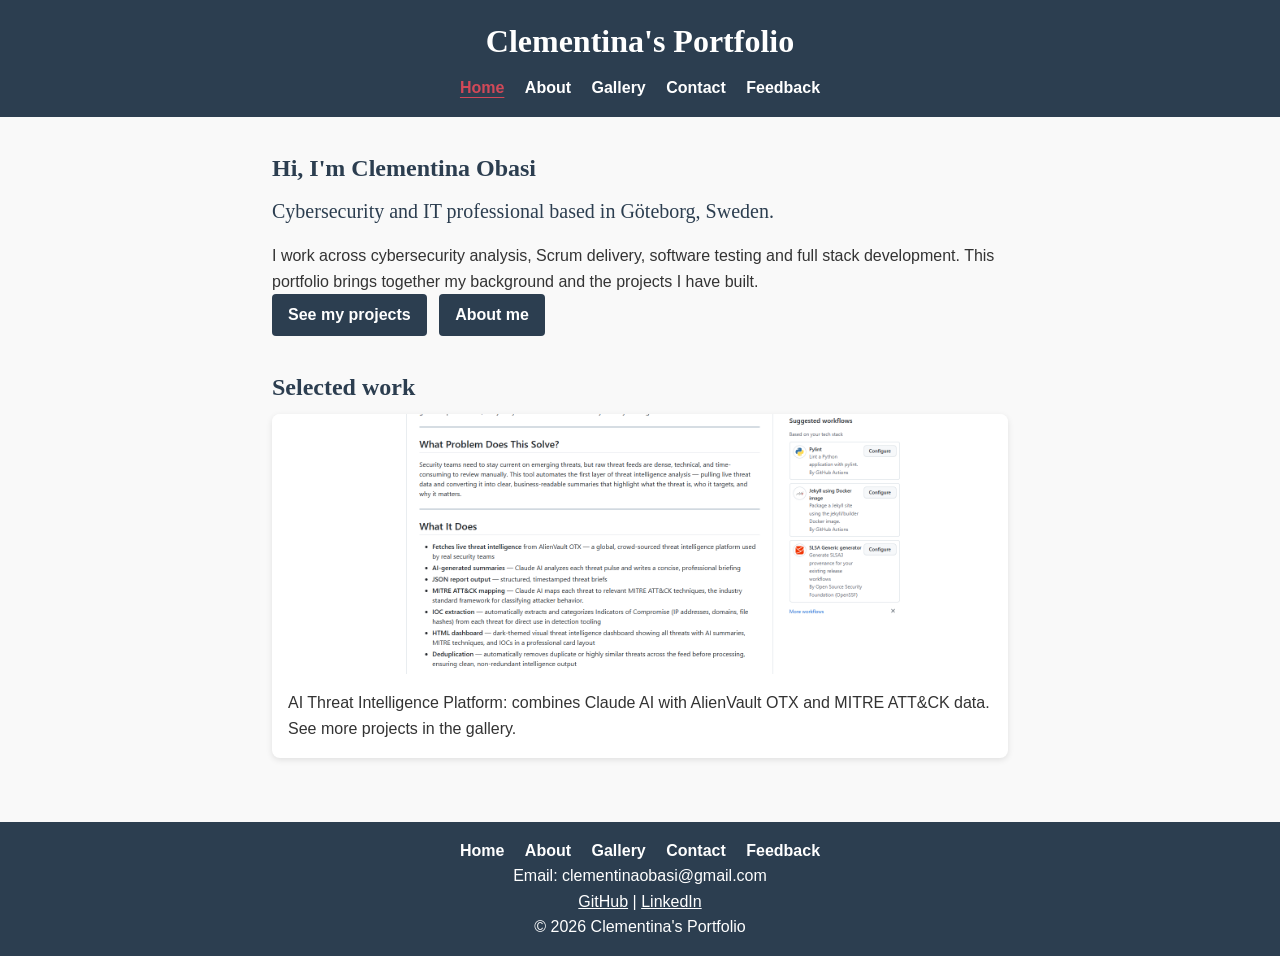
<file: index.html>
<!DOCTYPE html>
<html lang="en">
<head>
    <meta charset="UTF-8">
    <meta name="viewport" content="width=device-width, initial-scale=1.0">
    <title>Clementina's Portfolio</title>
    <link rel="stylesheet" href="styles.css">
    <link rel="icon" href="data:,">
    <script src="display.js" defer></script>
</head>
<body>
<header>
    <h1>Clementina's Portfolio</h1>
    <nav>
        <a href="index.html" class="active" aria-current="page">Home</a>
        <a href="about.html">About</a>
        <a href="gallery.html">Gallery</a>
        <a href="contact.html">Contact</a>
        <a href="feedback.html">Feedback</a>
    </nav>
</header>

<main>
    <section class="intro">
        <h2>Hi, I'm Clementina Obasi</h2>
        <p class="tagline">Cybersecurity and IT professional based in Göteborg, Sweden.</p>
        <p>I work across cybersecurity analysis, Scrum delivery, software testing and full stack development. This portfolio brings together my background and the projects I have built.</p>
        <p>
            <a class="button" href="gallery.html">See my projects</a>
            <a class="button" href="about.html">About me</a>
        </p>
    </section>

    <section class="featured">
        <h2>Selected work</h2>
        <figure>
            <a href="gallery.html">
                <img src="images/gallery-01-threat-intel.png" alt="Screenshot of the AI Threat Intelligence Platform">
            </a>
            <figcaption>AI Threat Intelligence Platform: combines Claude AI with AlienVault OTX and MITRE ATT&amp;CK data. See more projects in the gallery.</figcaption>
        </figure>
    </section>
</main>

<footer>
    <nav>
        <a href="index.html">Home</a>
        <a href="about.html">About</a>
        <a href="gallery.html">Gallery</a>
        <a href="contact.html">Contact</a>
        <a href="feedback.html">Feedback</a>
    </nav>
    <p>Email: clementinaobasi@gmail.com</p>
    <p>
        <a href="https://github.com/tinaob" target="_blank">GitHub</a> |
        <a href="https://www.linkedin.com/in/clementina-obasi-b89a3381" target="_blank">LinkedIn</a>
    </p>
    <p>&copy; 2026 Clementina's Portfolio</p>
</footer>

    
</body>
</html>
</file>
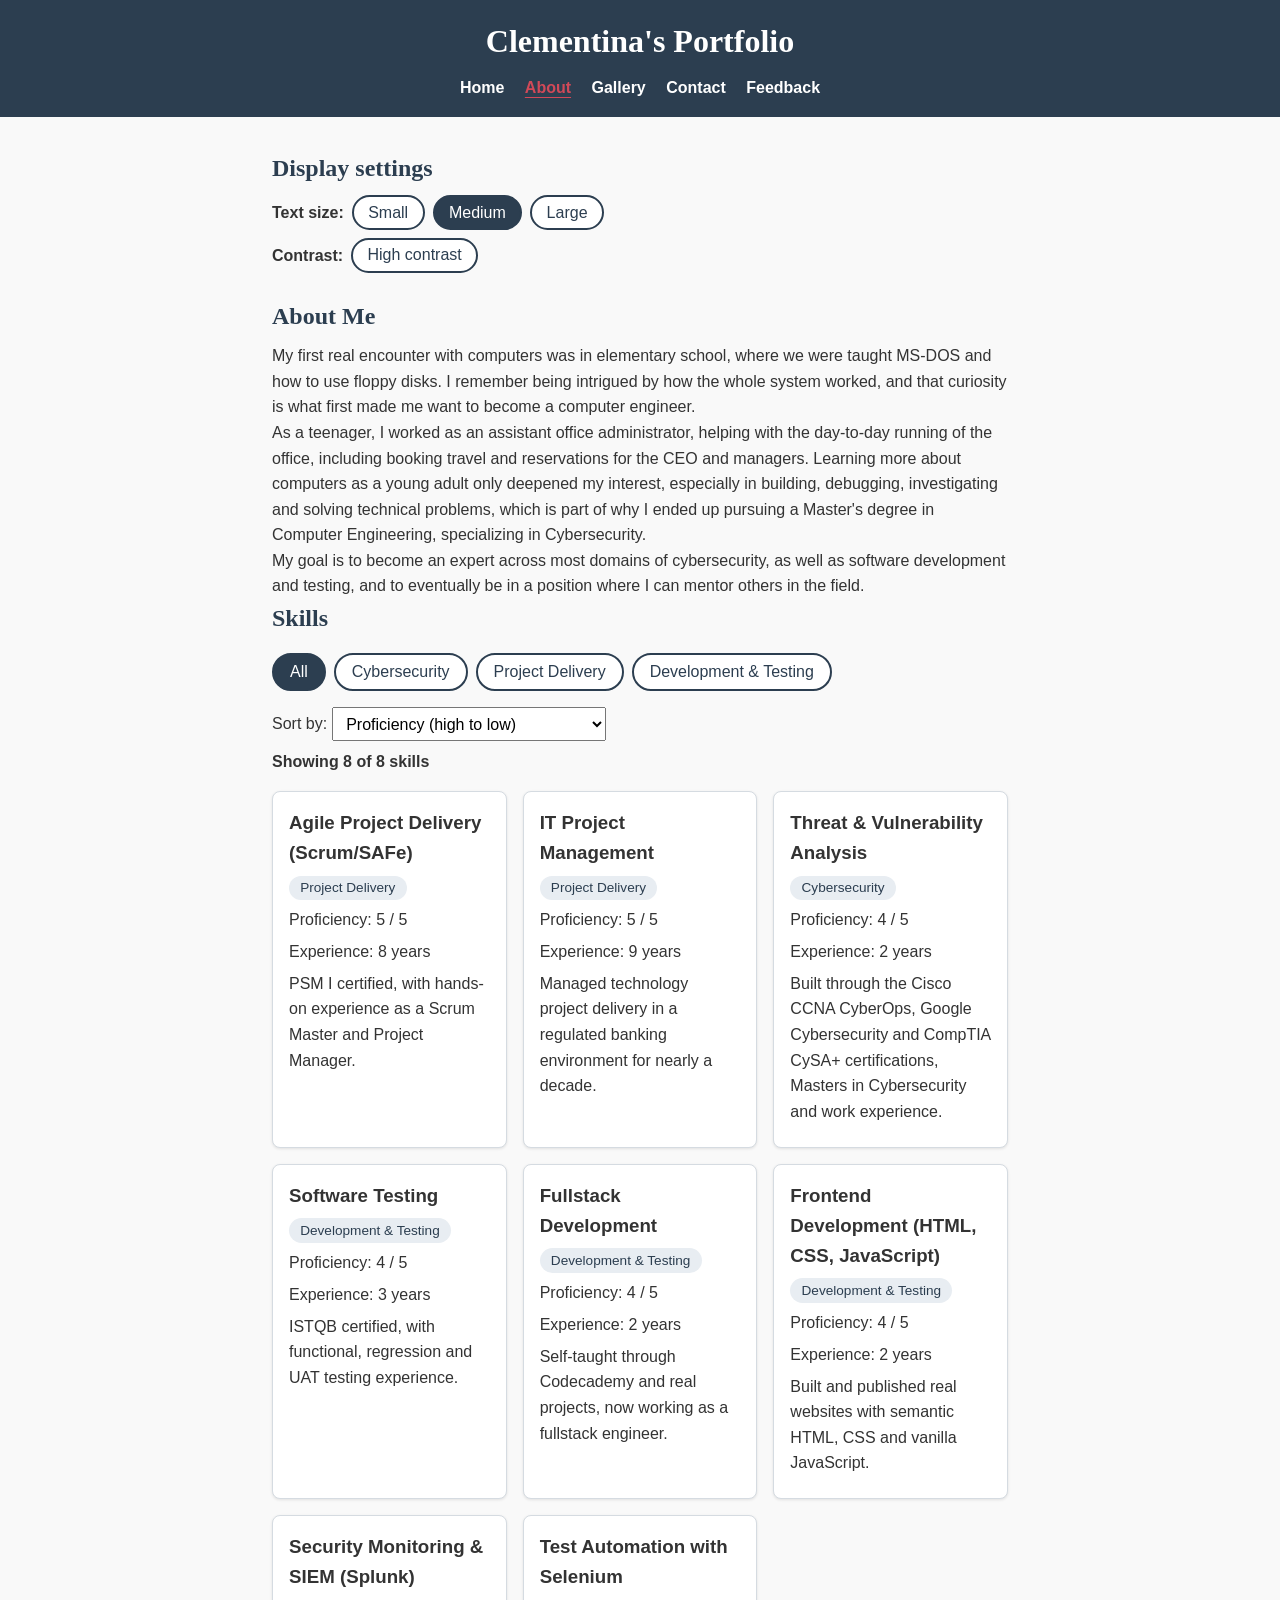
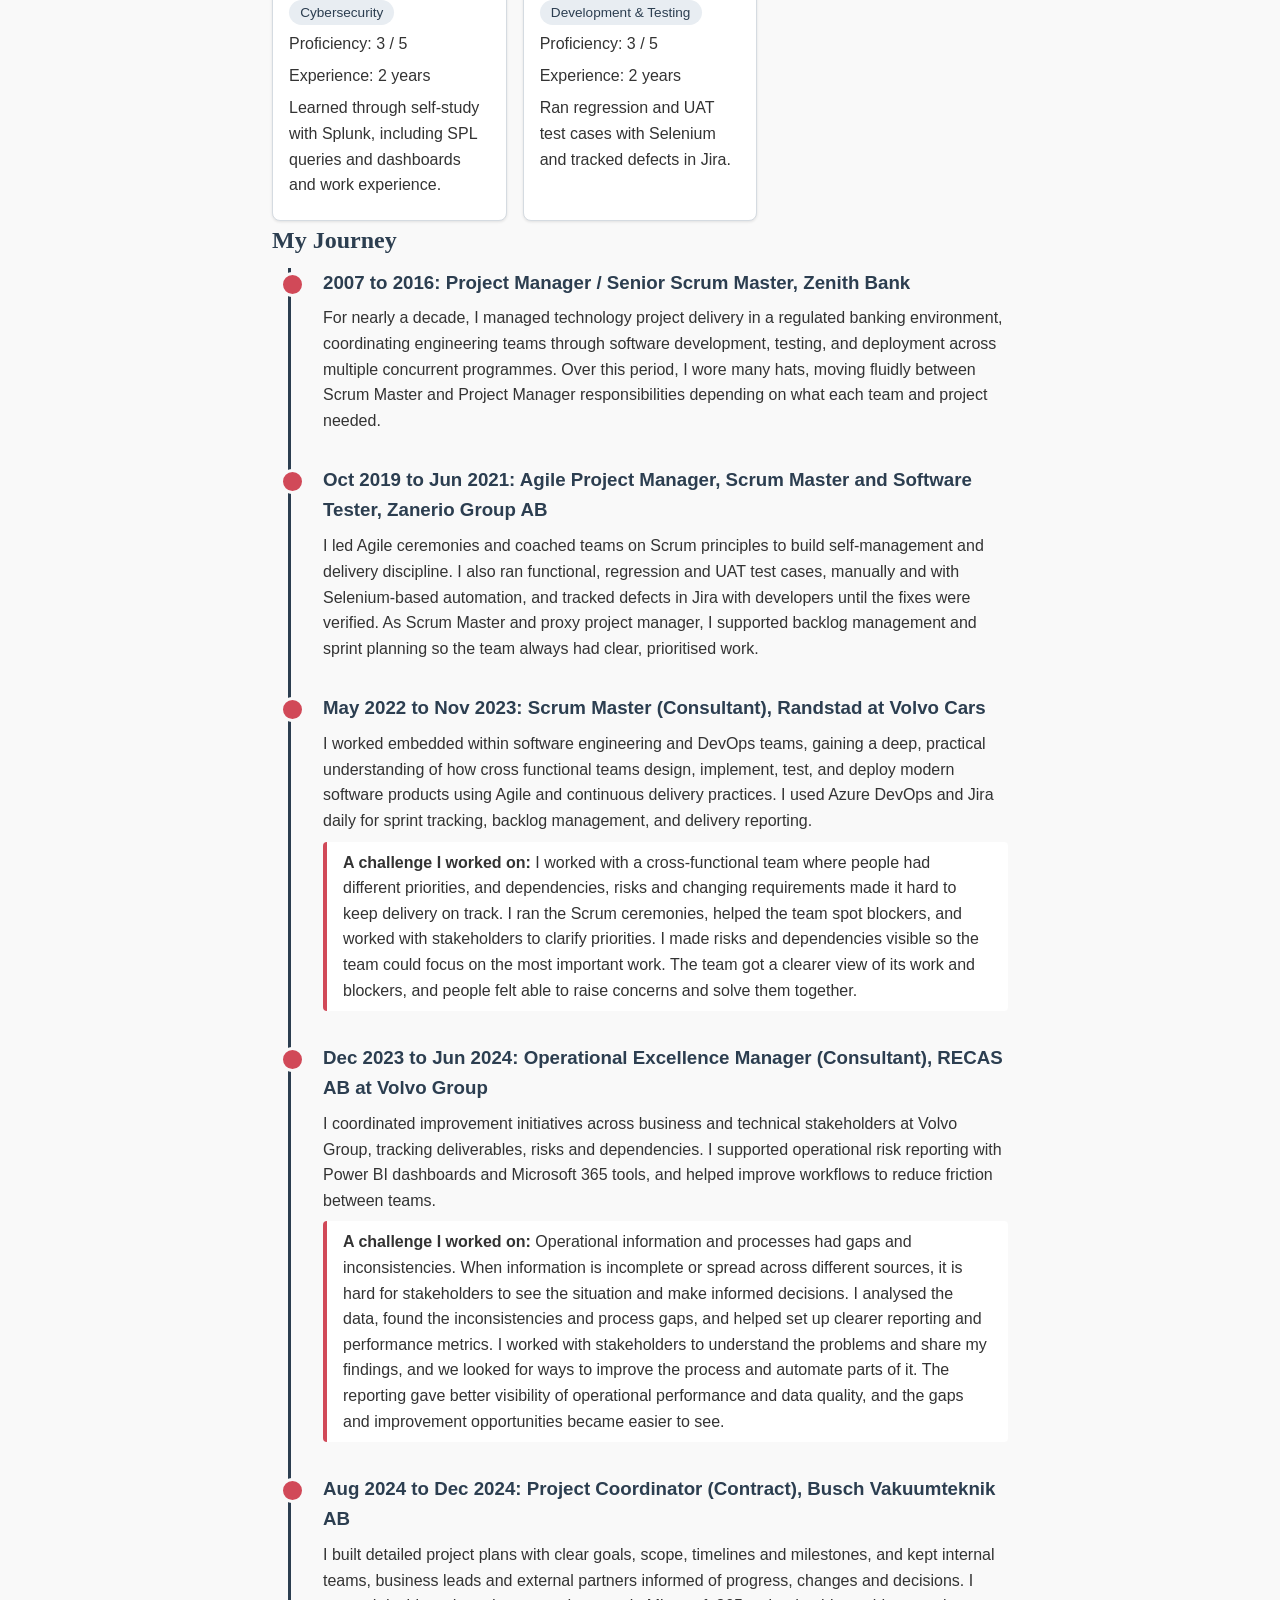
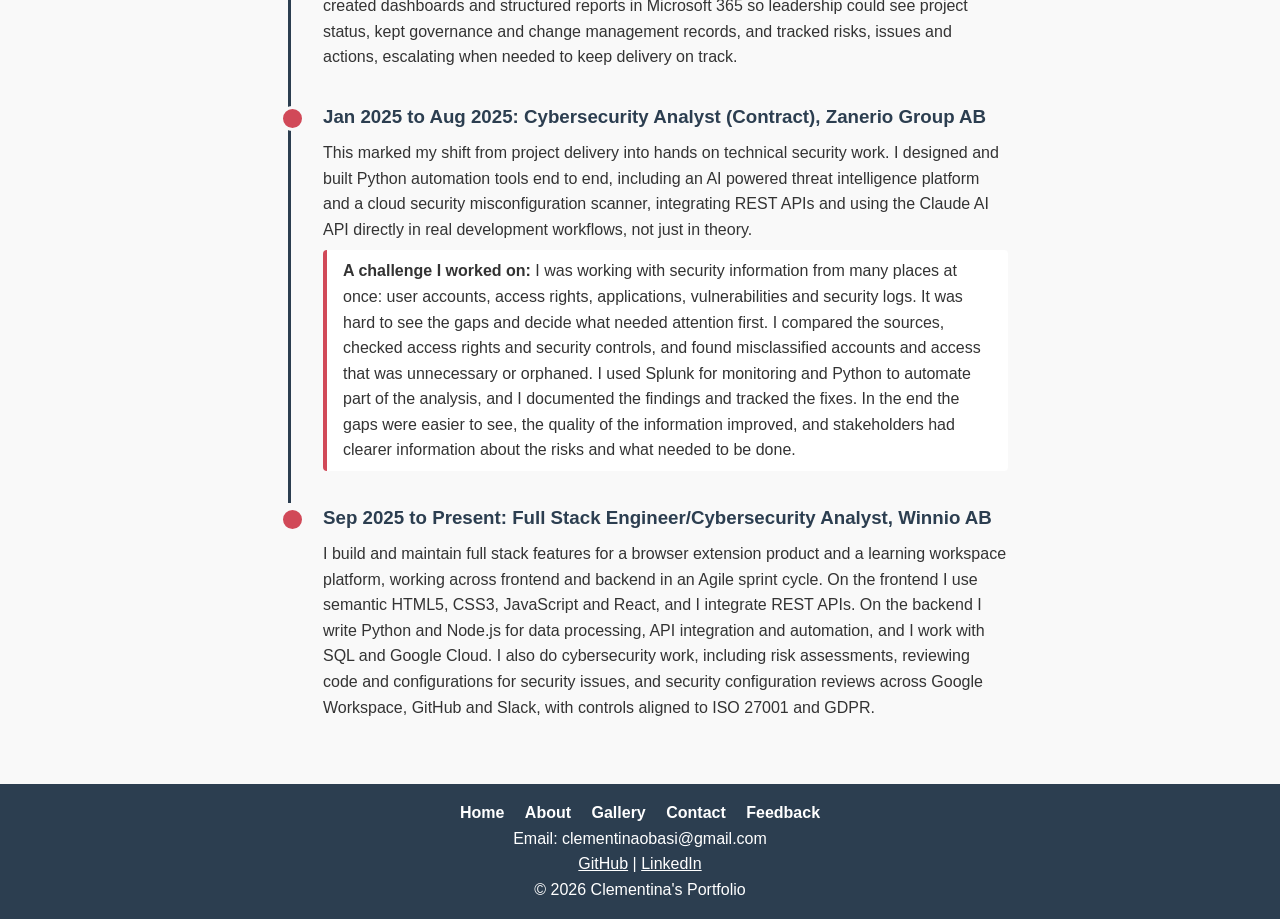
<file: about.html>
<!DOCTYPE html>
<html lang="en">
<head>
    <meta charset="UTF-8">
    <meta name="viewport" content="width=device-width, initial-scale=1.0">
    <title>About - Clementina's Portfolio</title>
    <link rel="stylesheet" href="styles.css">
    <link rel="icon" href="data:,">
    <script src="skills.js" defer></script>
    <script src="display.js" defer></script>
</head>
<body>

<header>
    <h1>Clementina's Portfolio</h1>
    <nav>
        <a href="index.html">Home</a>
        <a href="about.html" class="active" aria-current="page">About</a>
        <a href="gallery.html">Gallery</a>
        <a href="contact.html">Contact</a>
        <a href="feedback.html">Feedback</a>
    </nav>
</header>

<main>
    <section id="display-panel" aria-labelledby="display-heading">
        <h2 id="display-heading">Display settings</h2>

        <div class="display-group" role="group" aria-label="Text size">
            <span class="display-label">Text size:</span>
            <button type="button" data-textsize="small" aria-pressed="false">Small</button>
            <button type="button" data-textsize="medium" aria-pressed="true">Medium</button>
            <button type="button" data-textsize="large" aria-pressed="false">Large</button>
        </div>

        <div class="display-group">
            <span class="display-label">Contrast:</span>
            <button type="button" id="contrast-toggle" aria-pressed="false">High contrast</button>
        </div>
    </section>
    <section>
    <h2>About Me</h2>
    <p>My first real encounter with computers was in elementary school, where we were taught MS-DOS and how to use floppy disks. I remember being intrigued by how the whole system worked, and that curiosity is what first made me want to become a computer engineer.</p>
    <p>As a teenager, I worked as an assistant office administrator, helping with the day-to-day running of the office, including booking travel and reservations for the CEO and managers. Learning more about computers as a young adult only deepened my interest, especially in building, debugging, investigating and solving technical problems, which is part of why I ended up pursuing a Master's degree in Computer Engineering, specializing in Cybersecurity.</p>
    <p>My goal is to become an expert across most domains of cybersecurity, as well as software development and testing, and to eventually be in a position where I can mentor others in the field.</p>
</section>
<section>
    <h2>Skills</h2>
    <div id="skills-filters" role="group" aria-label="Filter skills by category">
        <button type="button" data-category="all" aria-pressed="true">All</button>
        <button type="button" data-category="Cybersecurity" aria-pressed="false">Cybersecurity</button>
        <button type="button" data-category="Project Delivery" aria-pressed="false">Project Delivery</button>
        <button type="button" data-category="Development &amp; Testing" aria-pressed="false">Development &amp; Testing</button>
    </div>
    <div id="skills-sort">
        <label for="sort-select">Sort by:</label>
        <select id="sort-select">
            <option value="proficiency">Proficiency (high to low)</option>
            <option value="proficiencyAsc">Proficiency (low to high)</option>
            <option value="years">Years of experience (high to low)</option>
            <option value="name">Name (A to Z)</option>
        </select>
    </div>
    <p id="skills-count" aria-live="polite"></p>
    <div id="skills-container"></div>
</section>
<section class="timeline">
    <h2>My Journey</h2>

    <article>
        <h3>2007 to 2016: Project Manager / Senior Scrum Master, Zenith Bank</h3>
        <p>For nearly a decade, I managed technology project delivery in a regulated banking environment, coordinating engineering teams through software development, testing, and deployment across multiple concurrent programmes. Over this period, I wore many hats, moving fluidly between Scrum Master and Project Manager responsibilities depending on what each team and project needed.</p>
    </article>

    <article>
    <h3>Oct 2019 to Jun 2021: Agile Project Manager, Scrum Master and Software Tester, Zanerio Group AB</h3>
    <p>I led Agile ceremonies and coached teams on Scrum principles to build self-management and delivery discipline. I also ran functional, regression and UAT test cases, manually and with Selenium-based automation, and tracked defects in Jira with developers until the fixes were verified. As Scrum Master and proxy project manager, I supported backlog management and sprint planning so the team always had clear, prioritised work.</p>
</article>

    <article>
        <h3>May 2022 to Nov 2023: Scrum Master (Consultant), Randstad at Volvo Cars</h3>
        <p>I worked embedded within software engineering and DevOps teams, gaining a deep, practical understanding of how cross functional teams design, implement, test, and deploy modern software products using Agile and continuous delivery practices. I used Azure DevOps and Jira daily for sprint tracking, backlog management, and delivery reporting.</p>
        <p class="challenge"><strong>A challenge I worked on:</strong> I worked with a cross-functional team where people had different priorities, and dependencies, risks and changing requirements made it hard to keep delivery on track. I ran the Scrum ceremonies, helped the team spot blockers, and worked with stakeholders to clarify priorities. I made risks and dependencies visible so the team could focus on the most important work. The team got a clearer view of its work and blockers, and people felt able to raise concerns and solve them together.</p>
    </article>

    <article>
    <h3>Dec 2023 to Jun 2024: Operational Excellence Manager (Consultant), RECAS AB at Volvo Group</h3>
    <p>I coordinated improvement initiatives across business and technical stakeholders at Volvo Group, tracking deliverables, risks and dependencies. I supported operational risk reporting with Power BI dashboards and Microsoft 365 tools, and helped improve workflows to reduce friction between teams.</p>
    <p class="challenge"><strong>A challenge I worked on:</strong> Operational information and processes had gaps and inconsistencies. When information is incomplete or spread across different sources, it is hard for stakeholders to see the situation and make informed decisions. I analysed the data, found the inconsistencies and process gaps, and helped set up clearer reporting and performance metrics. I worked with stakeholders to understand the problems and share my findings, and we looked for ways to improve the process and automate parts of it. The reporting gave better visibility of operational performance and data quality, and the gaps and improvement opportunities became easier to see.</p>
</article>

<article>
    <h3>Aug 2024 to Dec 2024: Project Coordinator (Contract), Busch Vakuumteknik AB</h3>
    <p>I built detailed project plans with clear goals, scope, timelines and milestones, and kept internal teams, business leads and external partners informed of progress, changes and decisions. I created dashboards and structured reports in Microsoft 365 so leadership could see project status, kept governance and change management records, and tracked risks, issues and actions, escalating when needed to keep delivery on track.</p>
</article>

    <article>
        <h3>Jan 2025 to Aug 2025: Cybersecurity Analyst (Contract), Zanerio Group AB</h3>
        <p>This marked my shift from project delivery into hands on technical security work. I designed and built Python automation tools end to end, including an AI powered threat intelligence platform and a cloud security misconfiguration scanner, integrating REST APIs and using the Claude AI API directly in real development workflows, not just in theory.</p>
        <p class="challenge"><strong>A challenge I worked on:</strong> I was working with security information from many places at once: user accounts, access rights, applications, vulnerabilities and security logs. It was hard to see the gaps and decide what needed attention first. I compared the sources, checked access rights and security controls, and found misclassified accounts and access that was unnecessary or orphaned. I used Splunk for monitoring and Python to automate part of the analysis, and I documented the findings and tracked the fixes. In the end the gaps were easier to see, the quality of the information improved, and stakeholders had clearer information about the risks and what needed to be done.</p>
    </article>

    <article>
        <h3>Sep 2025 to Present: Full Stack Engineer/Cybersecurity Analyst, Winnio AB</h3>
        <p>I build and maintain full stack features for a browser extension product and a learning workspace platform, working across frontend and backend in an Agile sprint cycle. On the frontend I use semantic HTML5, CSS3, JavaScript and React, and I integrate REST APIs. On the backend I write Python and Node.js for data processing, API integration and automation, and I work with SQL and Google Cloud. I also do cybersecurity work, including risk assessments, reviewing code and configurations for security issues, and security configuration reviews across Google Workspace, GitHub and Slack, with controls aligned to ISO 27001 and GDPR.</p>
    </article>

</section>
</main>

<footer>
    <nav>
        <a href="index.html">Home</a>
        <a href="about.html">About</a>
        <a href="gallery.html">Gallery</a>
        <a href="contact.html">Contact</a>
        <a href="feedback.html">Feedback</a>
    </nav>
    <p>Email: clementinaobasi@gmail.com</p>
    <p>
        <a href="https://github.com/tinaob" target="_blank">GitHub</a> |
        <a href="https://www.linkedin.com/in/clementina-obasi-b89a3381" target="_blank">LinkedIn</a>
    </p>
    <p>&copy; 2026 Clementina's Portfolio</p>
</footer>

</body>
</html>
</file>
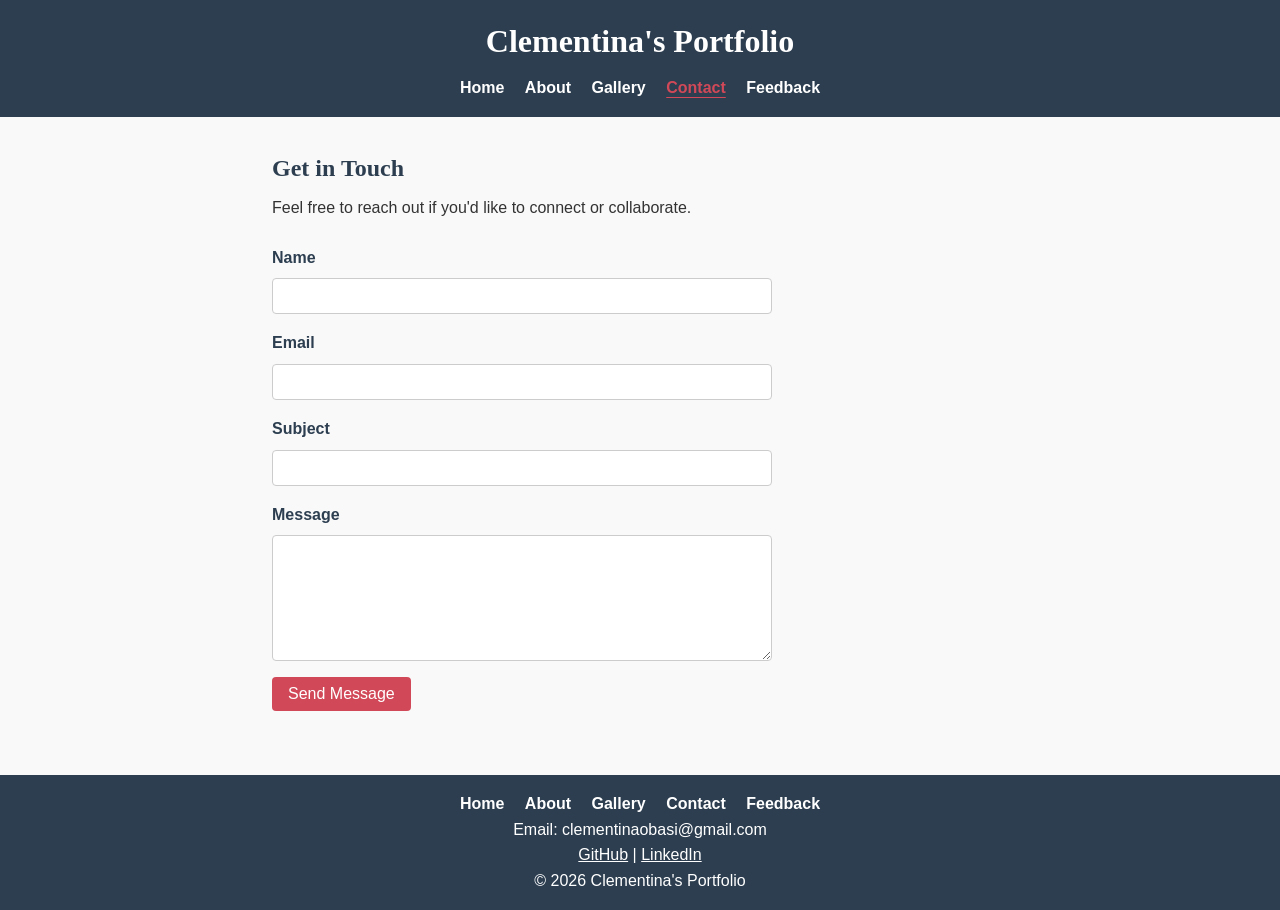
<file: contact.html>
<!DOCTYPE html>
<html lang="en">
<head>
    <meta charset="UTF-8">
    <meta name="viewport" content="width=device-width, initial-scale=1.0">
    <title>Contact - Clementina's Portfolio</title>
    <link rel="stylesheet" href="styles.css">
    <link rel="icon" href="data:,">
    <script src="display.js" defer></script>
</head>
<body>

<header>
    <h1>Clementina's Portfolio</h1>
    <nav>
        <a href="index.html">Home</a>
        <a href="about.html">About</a>
        <a href="gallery.html">Gallery</a>
        <a href="contact.html" class="active" aria-current="page">Contact</a>
        <a href="feedback.html">Feedback</a>
    </nav>
</header>

<main>
    <section>
        <h2>Get in Touch</h2>
        <p>Feel free to reach out if you'd like to connect or collaborate.</p>

        <form action="mailto:clementinaobasi@gmail.com" method="post" enctype="text/plain">

            <label for="name">Name</label>
            <input type="text" id="name" name="name" required>

            <label for="email">Email</label>
            <input type="email" id="email" name="email" required>

            <label for="subject">Subject</label>
            <input type="text" id="subject" name="subject" required>

            <label for="message">Message</label>
            <textarea id="message" name="message" rows="6" required></textarea>

            <button type="submit">Send Message</button>

        </form>
    </section>
</main>

<footer>
    <nav>
        <a href="index.html">Home</a>
        <a href="about.html">About</a>
        <a href="gallery.html">Gallery</a>
        <a href="contact.html">Contact</a>
        <a href="feedback.html">Feedback</a>
    </nav>
    <p>Email: clementinaobasi@gmail.com</p>
    <p>
        <a href="https://github.com/tinaob" target="_blank">GitHub</a> |
        <a href="https://www.linkedin.com/in/clementina-obasi-b89a3381" target="_blank">LinkedIn</a>
    </p>
    <p>&copy; 2026 Clementina's Portfolio</p>
</footer>

</body>
</html>
</file>
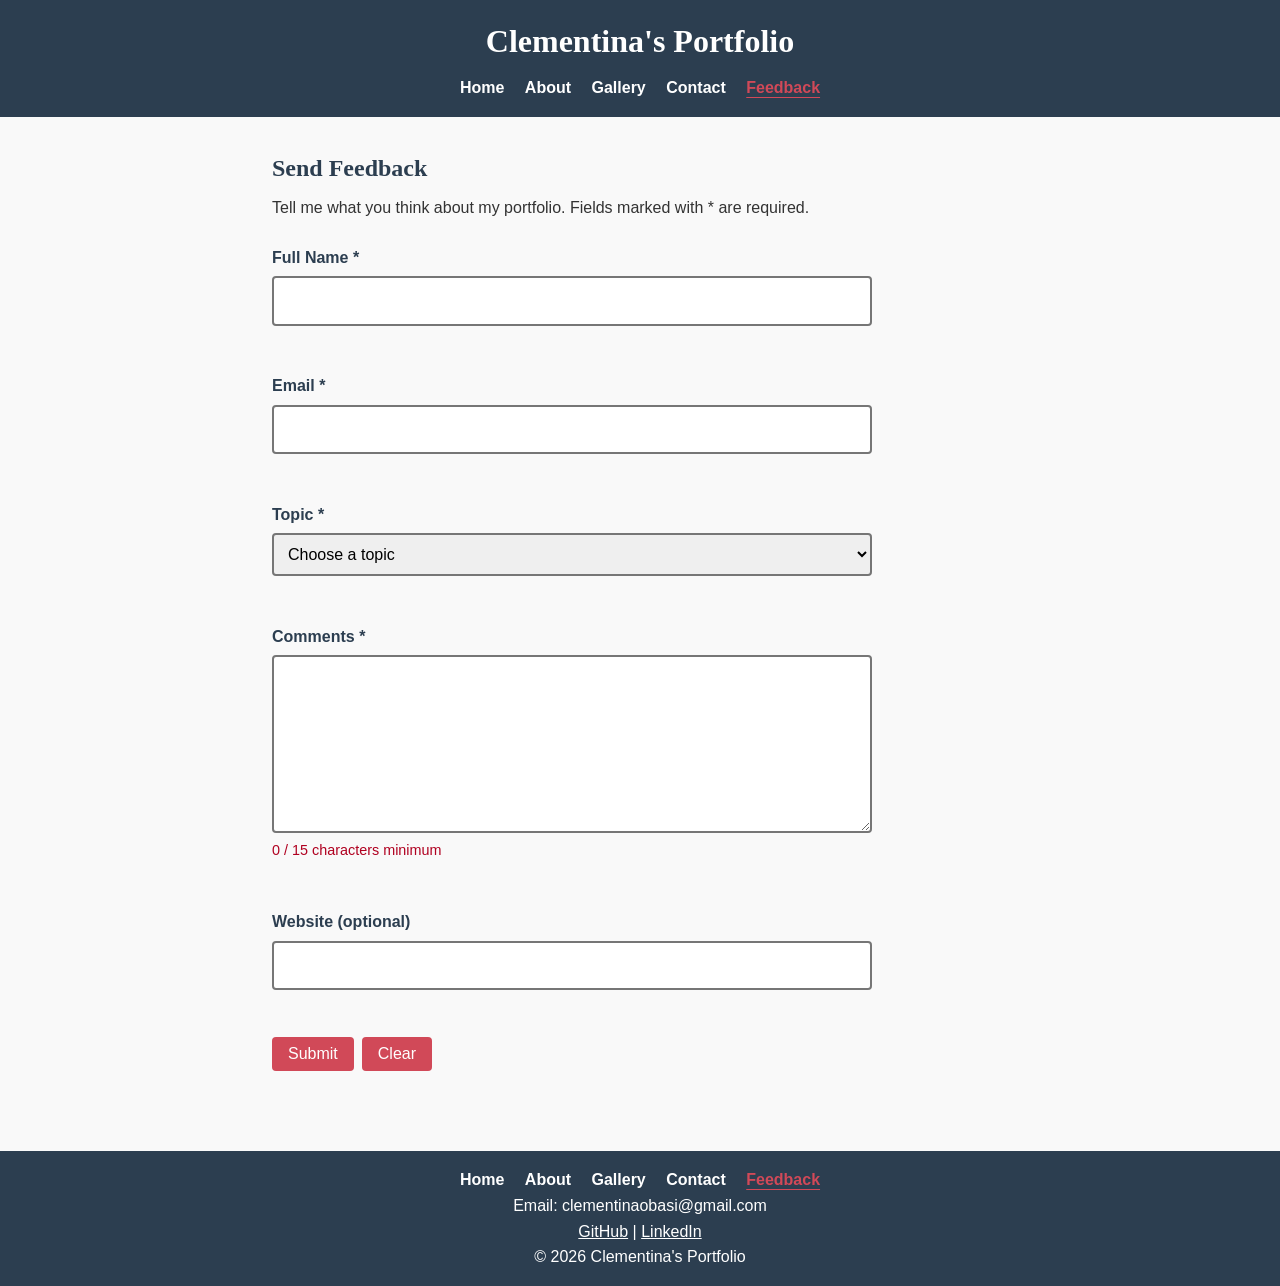
<file: feedback.html>
<!DOCTYPE html>
<html lang="en">
<head>
    <meta charset="UTF-8">
    <meta name="viewport" content="width=device-width, initial-scale=1.0">
    <title>Feedback - Clementina's Portfolio</title>
    <link rel="stylesheet" href="styles.css">
    <link rel="icon" href="data:,">
    <script src="feedback.js" defer></script>
    <script src="display.js" defer></script>
</head>
<body>

<header>
    <h1>Clementina's Portfolio</h1>
    <nav>
        <a href="index.html">Home</a>
        <a href="about.html">About</a>
        <a href="gallery.html">Gallery</a>
        <a href="contact.html">Contact</a>
        <a href="feedback.html" class="active" aria-current="page">Feedback</a>
    </nav>
</header>

<main>
    <section>
        <h2>Send Feedback</h2>
        <p>Tell me what you think about my portfolio. Fields marked with * are required.</p>

        <form id="feedback-form" novalidate>

            <div class="form-group">
                <label for="fullName">Full Name *</label>
                <input type="text" id="fullName" name="fullName" required aria-describedby="fullName-error">
                <span class="error-message" id="fullName-error"></span>
            </div>

            <div class="form-group">
                <label for="email">Email *</label>
                <input type="email" id="email" name="email" required aria-describedby="email-error">
                <span class="error-message" id="email-error"></span>
            </div>

            <div class="form-group">
                <label for="topic">Topic *</label>
                <select id="topic" name="topic" required aria-describedby="topic-error">
                    <option value="">Choose a topic</option>
                    <option value="design">Design and layout</option>
                    <option value="projects">Projects</option>
                    <option value="accessibility">Accessibility</option>
                    <option value="other">Other</option>
                </select>
                <span class="error-message" id="topic-error"></span>
            </div>

            <div class="form-group">
                <label for="comments">Comments *</label>
                <textarea id="comments" name="comments" rows="6" required aria-describedby="comments-error comments-counter"></textarea>
                <span id="comments-counter">0 / 15 characters minimum</span>
                <span class="error-message" id="comments-error"></span>
            </div>

            <div class="form-group">
                <label for="website">Website (optional)</label>
                <input type="url" id="website" name="website" aria-describedby="website-error">
                <span class="error-message" id="website-error"></span>
            </div>

            <div class="form-buttons">
                <button type="submit">Submit</button>
                <button type="button" id="clear-button">Clear</button>
            </div>

            <p id="form-status" role="status" aria-live="polite"></p>

        </form>
    </section>
</main>

<footer>
    <nav>
        <a href="index.html">Home</a>
        <a href="about.html">About</a>
        <a href="gallery.html">Gallery</a>
        <a href="contact.html">Contact</a>
        <a href="feedback.html" class="active" aria-current="page">Feedback</a>
    </nav>
    <p>Email: clementinaobasi@gmail.com</p>
    <p>
        <a href="https://github.com/tinaob" target="_blank">GitHub</a> |
        <a href="https://www.linkedin.com/in/clementina-obasi-b89a3381" target="_blank">LinkedIn</a>
    </p>
    <p>&copy; 2026 Clementina's Portfolio</p>
</footer>

</body>
</html>
</file>
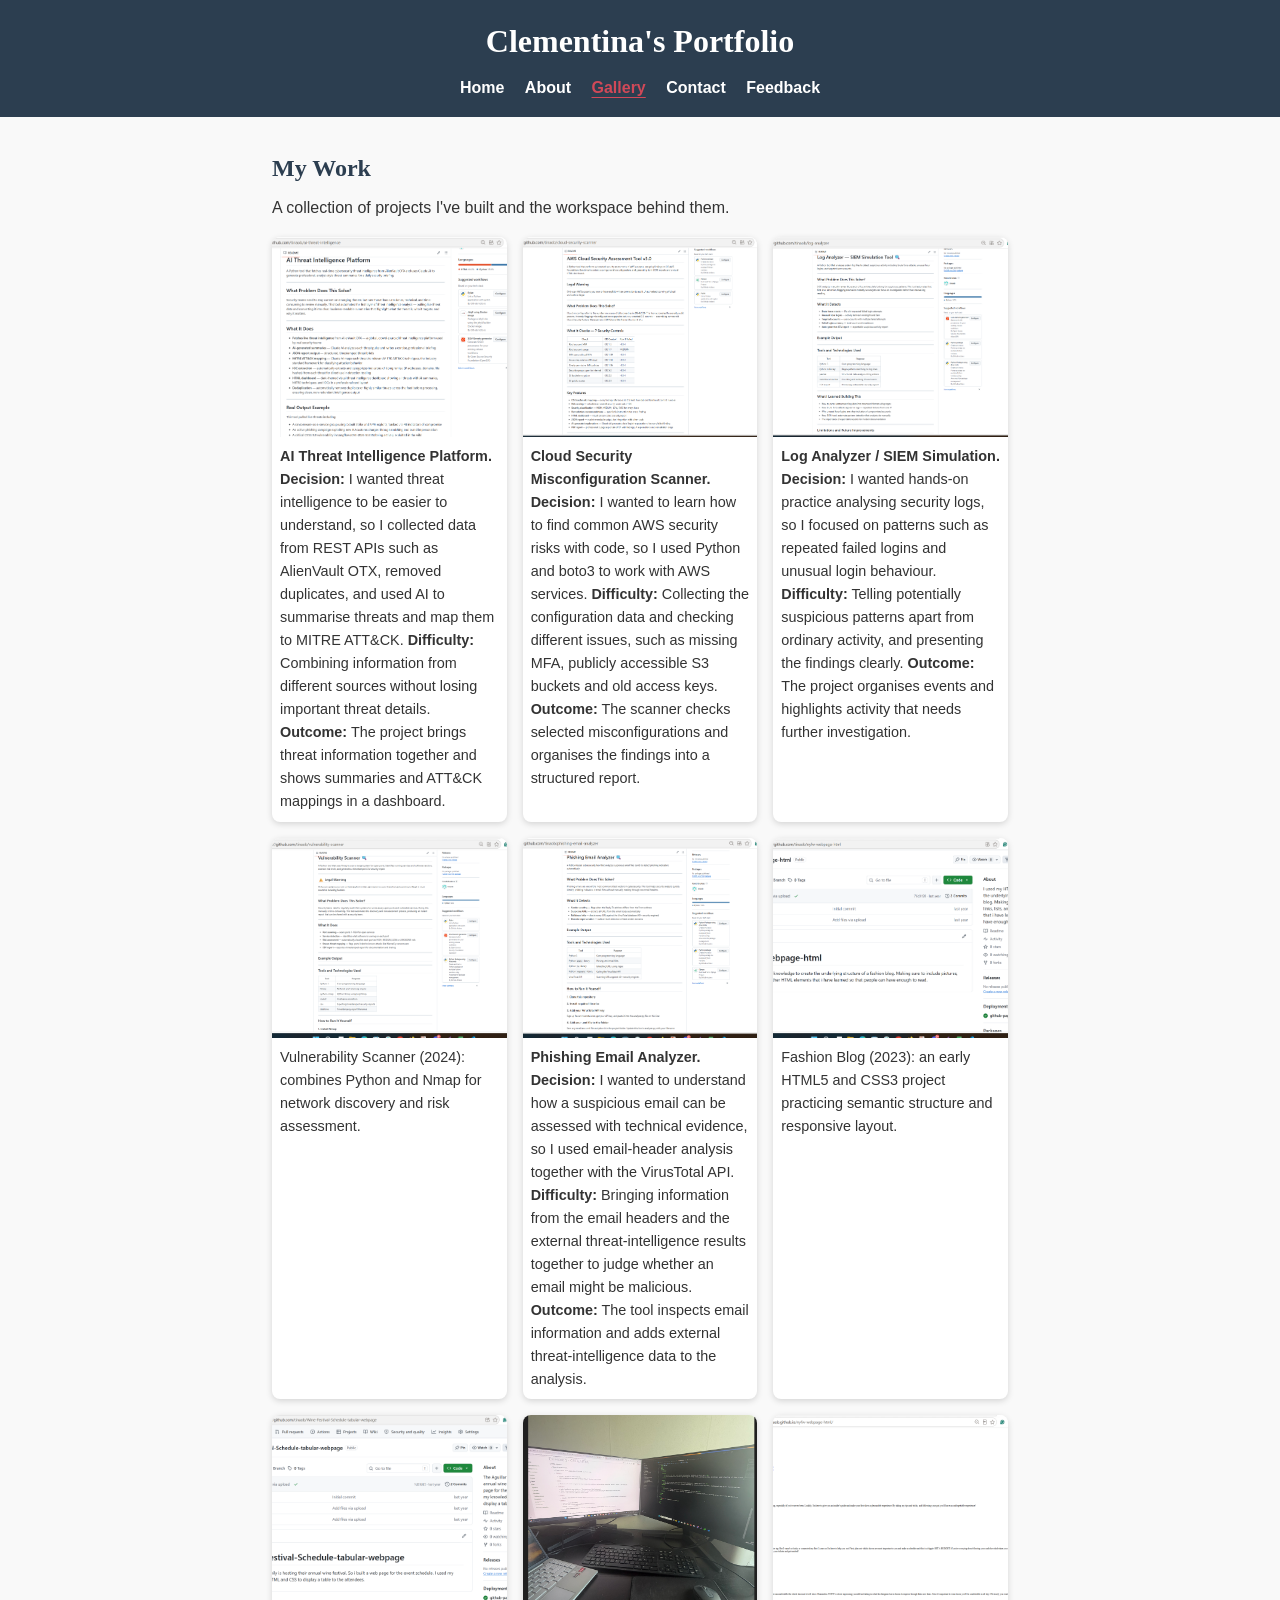
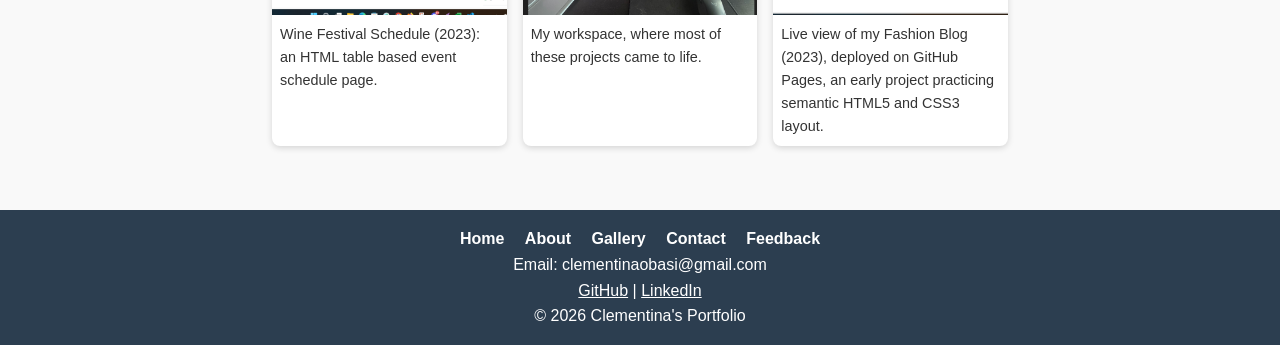
<file: gallery.html>
<!DOCTYPE html>
<html lang="en">
<head>
    <meta charset="UTF-8">
    <meta name="viewport" content="width=device-width, initial-scale=1.0">
    <title>Gallery - Clementina's Portfolio</title>
    <link rel="stylesheet" href="styles.css">
    <link rel="icon" href="data:,">
    <script src="display.js" defer></script>
</head>
<body>

<header>
    <h1>Clementina's Portfolio</h1>
    <nav>
        <a href="index.html">Home</a>
        <a href="about.html">About</a>
        <a href="gallery.html" class="active" aria-current="page">Gallery</a>
        <a href="contact.html">Contact</a>
        <a href="feedback.html">Feedback</a>
    </nav>
</header>

<main>
    <section>
        <h2>My Work</h2>
        <p>A collection of projects I've built and the workspace behind them.</p>

        <div class="gallery">

            <figure>
                <img src="images/gallery-01-threat-intel.png" alt="Screenshot of AI Threat Intelligence Platform README">
                <figcaption><strong>AI Threat Intelligence Platform.</strong> <strong>Decision:</strong> I wanted threat intelligence to be easier to understand, so I collected data from REST APIs such as AlienVault OTX, removed duplicates, and used AI to summarise threats and map them to MITRE ATT&amp;CK. <strong>Difficulty:</strong> Combining information from different sources without losing important threat details. <strong>Outcome:</strong> The project brings threat information together and shows summaries and ATT&amp;CK mappings in a dashboard.</figcaption>
            </figure>

            <figure>
                <img src="images/gallery-02-cloud-scanner.png" alt="Screenshot of Cloud Security Misconfiguration Scanner README">
                <figcaption><strong>Cloud Security Misconfiguration Scanner.</strong> <strong>Decision:</strong> I wanted to learn how to find common AWS security risks with code, so I used Python and boto3 to work with AWS services. <strong>Difficulty:</strong> Collecting the configuration data and checking different issues, such as missing MFA, publicly accessible S3 buckets and old access keys. <strong>Outcome:</strong> The scanner checks selected misconfigurations and organises the findings into a structured report.</figcaption>
            </figure>

            <figure>
                <img src="images/gallery-03-log-analyzer.png" alt="Screenshot of Log Analyzer SIEM Simulation README">
                <figcaption><strong>Log Analyzer / SIEM Simulation.</strong> <strong>Decision:</strong> I wanted hands-on practice analysing security logs, so I focused on patterns such as repeated failed logins and unusual login behaviour. <strong>Difficulty:</strong> Telling potentially suspicious patterns apart from ordinary activity, and presenting the findings clearly. <strong>Outcome:</strong> The project organises events and highlights activity that needs further investigation.</figcaption>
            </figure>

            <figure>
                <img src="images/gallery-04-vuln-scanner.png" alt="Screenshot of Vulnerability Scanner README">
                <figcaption>Vulnerability Scanner (2024): combines Python and Nmap for network discovery and risk assessment.</figcaption>
            </figure>

            <figure>
                <img src="images/gallery-05-phishing-analyzer.png" alt="Screenshot of Phishing Email Analyzer README">
                <figcaption><strong>Phishing Email Analyzer.</strong> <strong>Decision:</strong> I wanted to understand how a suspicious email can be assessed with technical evidence, so I used email-header analysis together with the VirusTotal API. <strong>Difficulty:</strong> Bringing information from the email headers and the external threat-intelligence results together to judge whether an email might be malicious. <strong>Outcome:</strong> The tool inspects email information and adds external threat-intelligence data to the analysis.</figcaption>
            </figure>

            <figure>
                <img src="images/gallery-06-fashion-blog.png" alt="Screenshot of Fashion Blog project README">
                <figcaption>Fashion Blog (2023): an early HTML5 and CSS3 project practicing semantic structure and responsive layout.</figcaption>
            </figure>

            <figure>
                <img src="images/gallery-07-wine-festival.png" alt="Screenshot of Wine Festival Schedule project">
                <figcaption>Wine Festival Schedule (2023): an HTML table based event schedule page.</figcaption>
            </figure>

            <figure>
                <img src="images/gallery-08-workspace.png" alt="Photo of my workspace">
                <figcaption>My workspace, where most of these projects came to life.</figcaption>
            </figure>

            <figure>
                <img src="images/gallery-09-fashion-blog-live.png" alt="Live screenshot of deployed Fashion Blog website">
                <figcaption>Live view of my Fashion Blog (2023), deployed on GitHub Pages, an early project practicing semantic HTML5 and CSS3 layout.</figcaption>
            </figure>

        </div>
    </section>
</main>

<footer>
    <nav>
        <a href="index.html">Home</a>
        <a href="about.html">About</a>
        <a href="gallery.html">Gallery</a>
        <a href="contact.html">Contact</a>
        <a href="feedback.html">Feedback</a>
    </nav>
    <p>Email: clementinaobasi@gmail.com</p>
    <p>
        <a href="https://github.com/tinaob" target="_blank">GitHub</a> |
        <a href="https://www.linkedin.com/in/clementina-obasi-b89a3381" target="_blank">LinkedIn</a>
    </p>
    <p>&copy; 2026 Clementina's Portfolio</p>
</footer>

</body>
</html>
</file>
<file: styles.css>
/* ===== CSS Custom Properties (Design System) ===== */
:root {
    --color-primary: #2c3e50;
    --color-accent: #D14958;
    --color-background: #f9f9f9;
    --color-text: #333333;
    --font-heading: 'Georgia', serif;
    --font-body: 'Arial', sans-serif;
    --spacing-small: 8px;
    --spacing-medium: 16px;
    --spacing-large: 32px;
}

/* ===== Reset some default browser spacing ===== */
* {
    margin: 0;
    padding: 0;
    box-sizing: border-box;
}

/* ===== Body ===== */
body {
    font-family: var(--font-body);
    color: var(--color-text);
    background-color: var(--color-background);
    line-height: 1.6;
}

/* ===== Header ===== */
header {
    background-color: var(--color-primary);
    color: white;
    padding: var(--spacing-medium);
    text-align: center;
}

header h1 {
    font-family: var(--font-heading);
    margin-bottom: var(--spacing-small);
}

/* ===== Navigation ===== */
nav a {
    color: white;
    text-decoration: none;
    margin: 0 var(--spacing-small);
    font-weight: bold;
}

nav a:hover,
nav a:focus {
    color: var(--color-accent);
    text-decoration: underline;
}

/* ===== Main content ===== */
main {
    padding: var(--spacing-large);
    max-width: 800px;
    margin: 0 auto;
}

main h2 {
    font-family: var(--font-heading);
    color: var(--color-primary);
    margin-bottom: var(--spacing-small);
}

/* ===== Footer ===== */
footer {
    background-color: var(--color-primary);
    color: white;
    text-align: center;
    padding: var(--spacing-medium);
    margin-top: var(--spacing-large);
}
/* ===== Gallery Grid ===== */
.gallery {
    display: grid;
    grid-template-columns: repeat(3, 1fr);
    gap: var(--spacing-medium);
    margin-top: var(--spacing-medium);
}

.gallery figure {
    margin: 0;
    background-color: white;
    border-radius: 8px;
    overflow: hidden;
    box-shadow: 0 2px 6px rgba(0, 0, 0, 0.15);
    transition: transform 0.3s ease;
}

.gallery figure:hover {
    transform: scale(1.03);
}

.gallery img {
    width: 100%;
    height: 200px;
    object-fit: cover;
    display: block;
}

.gallery figcaption {
    padding: var(--spacing-small);
    font-size: 0.9rem;
    color: var(--color-text);
}

/* Responsive: stack to 1 column on small screens */
@media (max-width: 600px) {
    .gallery {
        grid-template-columns: 1fr;
    }
}
/* ===== Contact Form ===== */
form {
    display: flex;
    flex-direction: column;
    max-width: 500px;
    margin-top: var(--spacing-medium);
    gap: var(--spacing-small);
}

form label {
    font-weight: bold;
    color: var(--color-primary);
    margin-top: var(--spacing-small);
}

form input,
form textarea {
    padding: var(--spacing-small);
    border: 1px solid #ccc;
    border-radius: 4px;
    font-family: var(--font-body);
    font-size: 1rem;
}

form input:focus,
form textarea:focus {
    outline: 2px solid var(--color-accent);
    border-color: var(--color-accent);
}

form button {
    background-color: var(--color-accent);
    color: white;
    border: none;
    padding: var(--spacing-small) var(--spacing-medium);
    border-radius: 4px;
    font-size: 1rem;
    cursor: pointer;
    margin-top: var(--spacing-small);
    transition: background-color 0.3s ease;
    width: fit-content;
}

form button:hover,
form button:focus {
    background-color: var(--color-primary);
}
/* ===== Active nav link ===== */
nav a.active {
    color: var(--color-accent);
    text-decoration: underline;
    text-underline-offset: 4px;
}
/* ===== General responsive design ===== */
@media (max-width: 600px) {
    header h1 {
        font-size: 1.5rem;
    }

    nav a {
        display: inline-block;
        margin: var(--spacing-small) 4px;
        font-size: 0.9rem;
    }

    main {
        padding: var(--spacing-medium);
    }

    form {
        max-width: 100%;
    }
}
/* ===== Footer links ===== */
footer a {
    color: white;
    text-decoration: underline;
}

footer a:hover,
footer a:focus {
    color: var(--color-accent);
}

footer nav a {
    text-decoration: none;
    margin: 0 var(--spacing-small);
}

footer nav a:hover,
footer nav a:focus {
    text-decoration: underline;
}

/* ===== Keyboard focus (clear outline) ===== */
a:focus-visible,
button:focus-visible,
input:focus-visible,
textarea:focus-visible {
    outline: 3px solid var(--color-accent);
    outline-offset: 3px;
}

/* On the dark navy header and footer, a white outline is easier to see */
header a:focus-visible,
footer a:focus-visible {
    outline-color: white;
}

/* ===== Homepage ===== */
.intro {
    margin-bottom: var(--spacing-large);
}

.tagline {
    font-family: var(--font-heading);
    font-size: 1.25rem;
    color: var(--color-primary);
    margin-bottom: var(--spacing-medium);
}

.button {
    display: inline-block;
    background: var(--color-primary);
    color: white;
    padding: var(--spacing-small) var(--spacing-medium);
    border-radius: 4px;
    text-decoration: none;
    font-weight: bold;
    margin-right: var(--spacing-small);
    transition: background-color 0.3s ease;
}

.button:hover {
    background: var(--color-accent);
}

.featured figure {
    background: white;
    border-radius: 8px;
    box-shadow: 0 2px 6px rgba(0, 0, 0, 0.1);
    overflow: hidden;
}

.featured img {
    width: 100%;
    height: 260px;
    object-fit: cover;
    display: block;
}

.featured figcaption {
    padding: var(--spacing-medium);
}

/* ===== Experience timeline ===== */
.timeline article {
    position: relative;
    margin-left: var(--spacing-medium);
    padding: 0 0 var(--spacing-large) var(--spacing-large);
    border-left: 3px solid var(--color-primary);
}

.timeline article::before {
    content: "";
    position: absolute;
    left: -11px;
    top: 4px;
    width: 19px;
    height: 19px;
    background: var(--color-accent);
    border: 3px solid var(--color-background);
    border-radius: 50%;
}

.timeline article:last-child {
    border-left-color: transparent;
    padding-bottom: 0;
}

.timeline article h3 {
    color: var(--color-primary);
    margin-bottom: var(--spacing-small);
}

.timeline .challenge {
    background: white;
    border-left: 4px solid var(--color-accent);
    padding: var(--spacing-small) var(--spacing-medium);
    border-radius: 4px;
    margin-top: var(--spacing-small);
}

/* ===== Feedback form (Lab 2) ===== */
#feedback-form {
    display: flex;
    flex-direction: column;
    gap: var(--spacing-medium);
    max-width: 600px;
}

#feedback-form .form-group {
    display: flex;
    flex-direction: column;
    gap: 6px;
}

#feedback-form label {
    font-weight: bold;
}

#feedback-form input,
#feedback-form select,
#feedback-form textarea {
    width: 100%;
    padding: 10px;
    border: 2px solid #767676;
    border-radius: 4px;
    font: inherit;
    transition: border-color 0.3s ease;
}

#feedback-form input:focus,
#feedback-form select:focus,
#feedback-form textarea:focus {
    border-color: var(--color-primary);
    outline: 3px solid var(--color-accent);
    outline-offset: 2px;
}

/* Error and valid states (switched on by JavaScript later) */
#feedback-form .input-error {
    border-color: #b00020;
}

#feedback-form .input-valid {
    border-color: #1b7f3b;
}

#feedback-form .error-message {
    color: #b00020;
    font-size: 0.9rem;
    min-height: 1.2em;
}

#comments-counter {
    font-size: 0.9rem;
}

#comments-counter.counter-bad {
    color: #b00020;
}

#comments-counter.counter-good {
    color: #1b7f3b;
}

#form-status {
    font-weight: bold;
    color: #1b7f3b;
}

#feedback-form .form-buttons {
    display: flex;
    gap: var(--spacing-small);
}

@media (prefers-reduced-motion: reduce) {
    #feedback-form * {
        transition: none;
    }
}

/* Skills: filter buttons, sort dropdown and counter */
#skills-filters {
    display: flex;
    flex-wrap: wrap;
    gap: 0.5rem;
    margin: 1rem 0;
}

#skills-filters button {
    padding: 0.5rem 1rem;
    border: 2px solid #2c3e50;
    border-radius: 999px;
    background-color: #ffffff;
    color: #2c3e50;
    font-size: 1rem;
    cursor: pointer;
    transition: background-color 0.3s ease, color 0.3s ease;
}

#skills-filters button:hover {
    background-color: #e8edf2;
}

#skills-filters button[aria-pressed="true"] {
    background-color: #2c3e50;
    color: #ffffff;
}

#skills-filters button:focus-visible,
#sort-select:focus-visible {
    outline: 3px solid #c0392b;
    outline-offset: 2px;
}

#skills-sort {
    margin-bottom: 0.5rem;
}

#sort-select {
    padding: 0.4rem 0.6rem;
    font-size: 1rem;
}

#skills-count {
    font-weight: bold;
    margin-bottom: 1rem;
}

/* Skills: cards */
#skills-container {
    display: grid;
    grid-template-columns: repeat(auto-fit, minmax(220px, 1fr));
    gap: 1rem;
}

.skill-card {
    padding: 1rem;
    border: 1px solid #d5dbe1;
    border-radius: 8px;
    background-color: #ffffff;
    box-shadow: 0 1px 3px rgba(0, 0, 0, 0.1);
    transition: transform 0.3s ease, box-shadow 0.3s ease;
}

.skill-card:hover {
    transform: translateY(-3px);
    box-shadow: 0 4px 10px rgba(0, 0, 0, 0.15);
}

.skill-card h3 {
    margin-bottom: 0.4rem;
}

.skill-card p {
    margin-bottom: 0.4rem;
}

.skill-card .skill-category {
    display: inline-block;
    padding: 0.1rem 0.7rem;
    border-radius: 999px;
    background-color: #e8edf2;
    color: #2c3e50;
    font-size: 0.85rem;
}

/* Respect users who prefer less motion */
@media (prefers-reduced-motion: reduce) {
    #skills-filters button,
    .skill-card {
        transition: none;
    }

    .skill-card:hover {
        transform: none;
    }
}

/* Display settings panel */
#display-panel {
    margin-bottom: 1.5rem;
}

.display-group {
    display: flex;
    flex-wrap: wrap;
    align-items: center;
    gap: 0.5rem;
    margin-top: 0.5rem;
}

.display-label {
    font-weight: bold;
}

#display-panel button {
    padding: 0.4rem 0.9rem;
    border: 2px solid #2c3e50;
    border-radius: 999px;
    background-color: #ffffff;
    color: #2c3e50;
    font-size: 1rem;
    cursor: pointer;
    transition: background-color 0.3s ease, color 0.3s ease;
}

#display-panel button:hover {
    background-color: #e8edf2;
}

#display-panel button[aria-pressed="true"] {
    background-color: #2c3e50;
    color: #ffffff;
}

#display-panel button:focus-visible {
    outline: 3px solid #c0392b;
    outline-offset: 2px;
}

@media (prefers-reduced-motion: reduce) {
    #display-panel button {
        transition: none;
    }
}

/* Display settings: text size and contrast classes (set by display.js) */
html.text-small {
    font-size: 14px;
}

html.text-medium {
    font-size: 16px;
}

html.text-large {
    font-size: 20px;
}

html {
    transition: font-size 0.3s ease;
}

body {
    transition: background-color 0.3s ease, color 0.3s ease;
}

@media (prefers-reduced-motion: reduce) {
    html,
    body {
        transition: none;
    }
}

/* Display settings: high contrast mode */
html.contrast-high {
    --color-background: #ffffff;
    --color-text: #000000;
    --color-primary: #000000;
    --color-accent: #8a0000;
}

html.contrast-high a {
    text-decoration: underline;
}

html.contrast-high .skill-card,
html.contrast-high #skills-filters button,
html.contrast-high #display-panel button,
html.contrast-high #sort-select,
html.contrast-high input,
html.contrast-high select,
html.contrast-high textarea {
    border: 2px solid #000000;
}

html.contrast-high .skill-card .skill-category {
    background-color: #ffffff;
    color: #000000;
    border: 1px solid #000000;
}

html.contrast-high #skills-filters button[aria-pressed="true"],
html.contrast-high #display-panel button[aria-pressed="true"] {
    background-color: #000000;
    color: #ffffff;
}

/* High contrast: keep the active and hover nav links readable on the black header */
html.contrast-high nav a.active,
html.contrast-high nav a:hover,
html.contrast-high nav a:focus {
    color: #ffff00;
}

/* High contrast: footer links (GitHub, LinkedIn) must stay readable on hover and focus */
html.contrast-high footer a:hover,
html.contrast-high footer a:focus {
    color: #ffff00;
}
</file>
